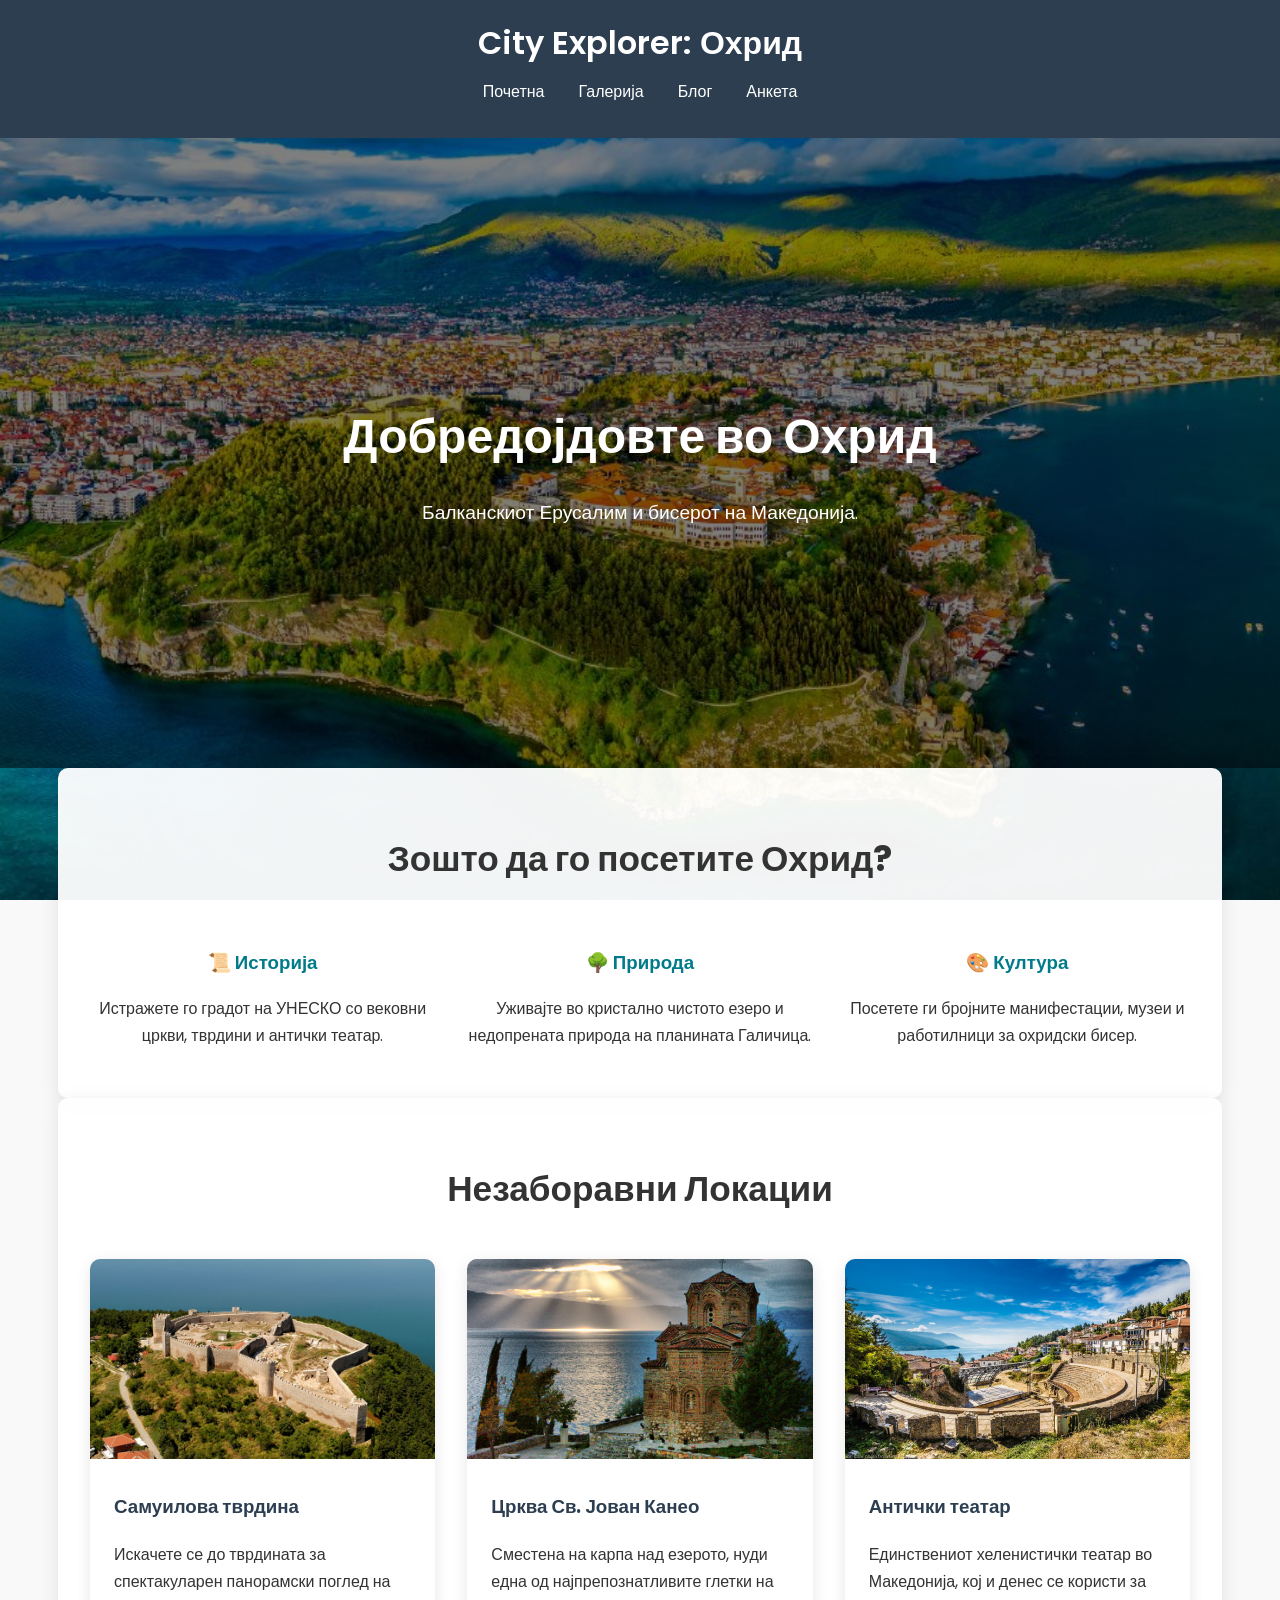
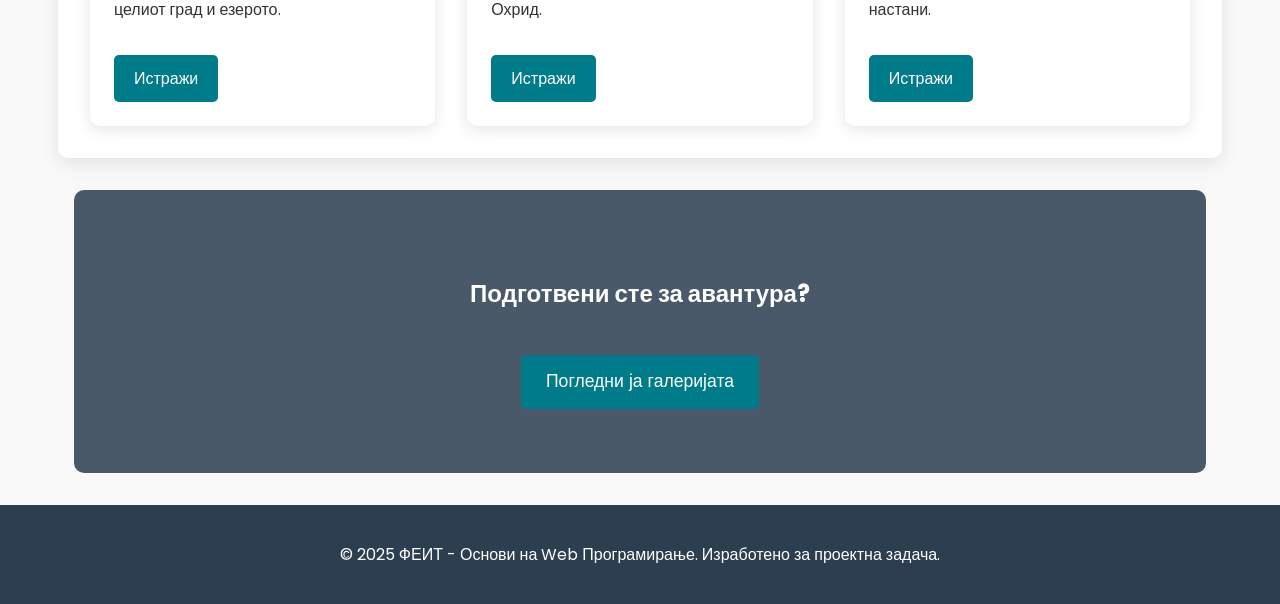
<file: проект/index.html>
<!DOCTYPE html>
<html lang="mk">
<head>
    <meta charset="UTF-8">
    <title>City Explorer - Охрид</title>
    <link rel="stylesheet" href="style.css">
    <link href="https://fonts.googleapis.com/css2?family=Poppins:wght@300;400;600&display=swap" rel="stylesheet">
</head>
<body>
    <header>
        <h1>City Explorer: Охрид</h1>
        <nav>
            <ul>
                <li><a href="index.html">Почетна</a></li>
                <li><a href="gallery.html">Галерија</a></li>
                <li><a href="blog.html">Блог</a></li>
                <li><a href="survey.html">Анкета</a></li>
            </ul>
        </nav>
    </header>

    <main>
        <section class="hero">
            <div class="hero-text">
                <h2>Добредојдовте во Охрид</h2>
                <p>Балканскиот Ерусалим и бисерот на Македонија.</p>
            </div>
        </section>

        <section class="container about-section">
            <h2 class="section-title">Зошто да го посетите Охрид?</h2>
            <div class="about-grid">
                <div class="about-item">
                    <h3>📜 Историја</h3>
                    <p>Истражете го градот на УНЕСКО со вековни цркви, тврдини и антички театар.</p>
                </div>
                <div class="about-item">
                    <h3>🌳 Природа</h3>
                    <p>Уживајте во кристално чистото езеро и недопрената природа на планината Галичица.</p>
                </div>
                <div class="about-item">
                    <h3>🎨 Култура</h3>
                    <p>Посетете ги бројните манифестации, музеи и работилници за охридски бисер.</p>
                </div>
            </div>
        </section>

        <section class="container locations-section">
            <h2 class="section-title">Незаборавни Локации</h2>
            <div class="locations-grid">
                <div class="card">
                    <img src="images/tvrdina.jpg" alt="Самуилова тврдина">
                    <div class="card-content">
                        <h3>Самуилова тврдина</h3>
                        <p>Искачете се до тврдината за спектакуларен панорамски поглед на целиот град и езерото.</p>
                        <a href="#" class="btn">Истражи</a>
                    </div>
                </div>
                <div class="card">
                    <img src="images/kaneo.jpg" alt="Црква Св. Јован Канео">
                    <div class="card-content">
                        <h3>Црква Св. Јован Канео</h3>
                        <p>Сместена на карпа над езерото, нуди една од најпрепознатливите глетки на Охрид.</p>
                        <a href="#" class="btn">Истражи</a>
                    </div>
                </div>
                <div class="card">
                    <img src="images/teatar.jpg" alt="Антички театар">
                    <div class="card-content">
                        <h3>Антички театар</h3>
                        <p>Единствениот хеленистички театар во Македонија, кој и денес се користи за настани.</p>
                        <a href="#" class="btn">Истражи</a>
                    </div>
                </div>
            </div>
        </section>
        
        <section class="cta-section">
            <h2>Подготвени сте за авантура?</h2>
            <a href="gallery.html" class="btn btn-large">Погледни ја галеријата</a>
        </section>

    </main>

    <footer>
        <p>&copy; 2025 ФЕИТ - Основи на Web Програмирање. Изработено за проектна задача.</p>
    </footer>
</body>
</html>
</file>
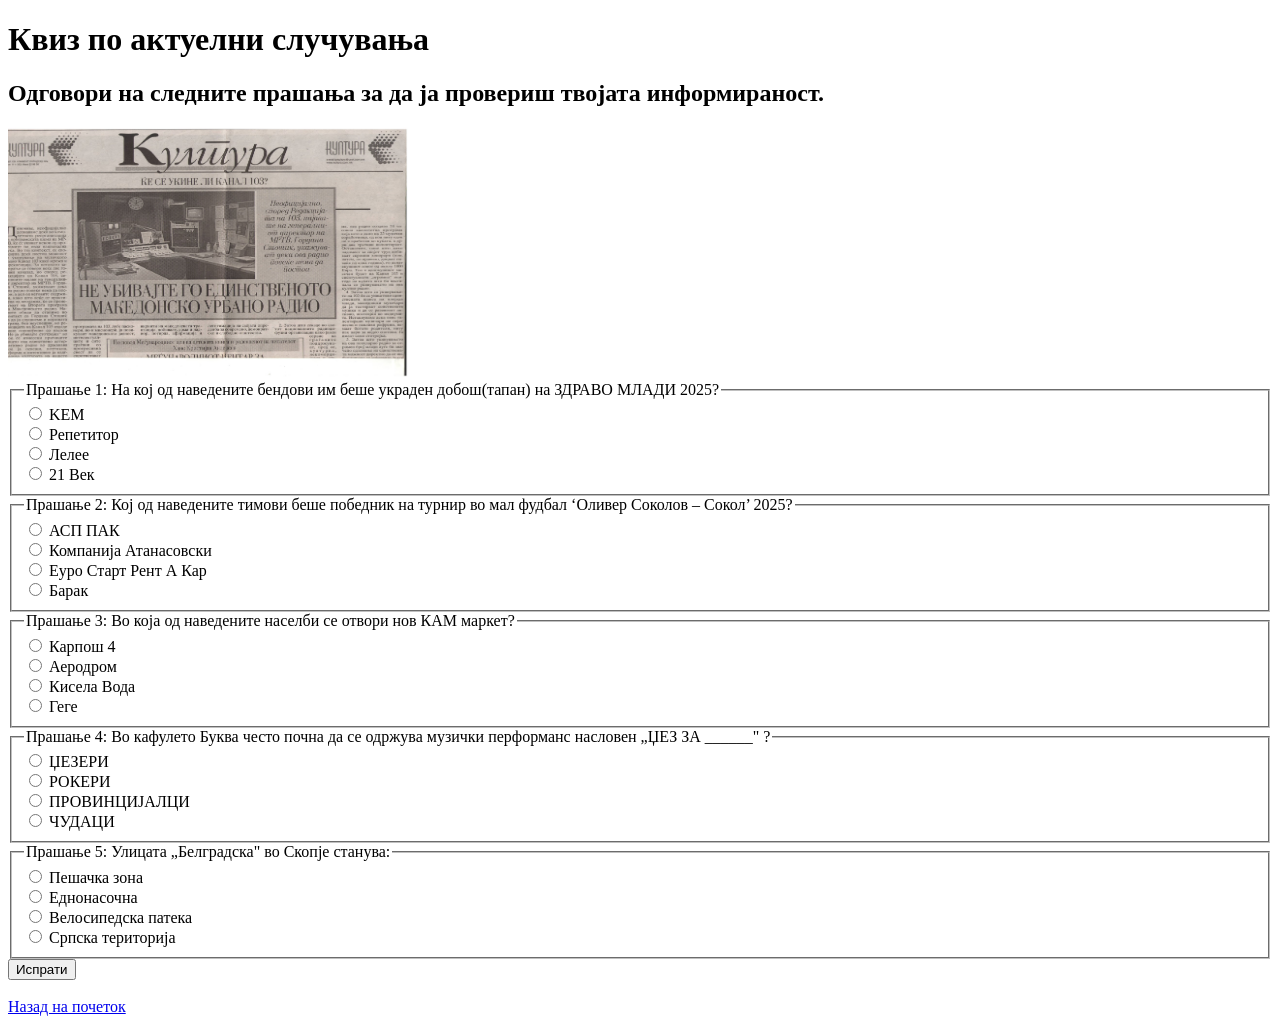
<file: prva.html>
<!DOCTYPE html>

<html>
    <head>
    <meta charset="utf-8">
    <title>КВИЗ</title>
    </head>

    <body>    
        <h1 id="top">Квиз по актуелни случувања</h1>
        <h2>Одговори на следните прашања за да ја провериш твојата информираност.</h2>
        
        <img src="1.jpg" alt="весник" width="400" height="250">
        
        <form>
            <fieldset>
              <legend>Прашање 1: На кој од наведените бендови им беше украден добош(тапан) на ЗДРАВО МЛАДИ 2025?</legend>
              <label><input type="radio" name="prvo" value="KEM"> KEM</label><br>
              <label><input type="radio" name="prvo" value="Репетитор"> Репетитор</label><br>
              <label><input type="radio" name="prvo" value="Лелее"> Лелее</label><br>
              <label><input type="radio" name="prvo" value="21 Век"> 21 Век</label><br>
            </fieldset>
          
            <fieldset>
              <legend>Прашање 2: Кој од наведените тимови беше победник на турнир во мал фудбал ‘Оливер Соколов – Сокол’ 2025?</legend>
              <label><input type="radio" name="vtoro" value="АСП ПАК"> АСП ПАК</label><br>
              <label><input type="radio" name="vtoro" value="Компанија Атанасовски"> Компанија Атанасовски</label><br>
              <label><input type="radio" name="vtoro" value="Еуро Старт Рент А Кар"> Еуро Старт Рент А Кар</label><br>
              <label><input type="radio" name="vtoro" value="Барак"> Барак</label><br>
            </fieldset>
          
            <fieldset>
              <legend>Прашање 3: Во која од наведените населби се отвори нов КАМ маркет?</legend>
              <label><input type="radio" name="treto" value="Карпош 4"> Карпош 4</label><br>
              <label><input type="radio" name="treto" value="Аеродром"> Аеродром</label><br>
              <label><input type="radio" name="treto" value="Кисела Вода"> Кисела Вода</label><br>
              <label><input type="radio" name="treto" value="Геге"> Геге</label><br>
            </fieldset>
          
            <fieldset>
              <legend>Прашање 4: Во кафулето Буква често почна да се одржува музички перформанс насловен „ЏЕЗ ЗА ______" ?  </legend>
              <label><input type="radio" name="cetvrto" value="ЏЕЗЕРИ"> ЏЕЗЕРИ</label><br>
              <label><input type="radio" name="cetvrto" value="РОКЕРИ"> РОКЕРИ</label><br>
              <label><input type="radio" name="cetvrto" value="ПРОВИНЦИЈАЛЦИ"> ПРОВИНЦИЈАЛЦИ</label><br>
              <label><input type="radio" name="cetvrto" value="ЧУДАЦИ"> ЧУДАЦИ</label><br>
            </fieldset>
          
            <fieldset>
              <legend>Прашање 5: Улицата „Белградска" во Скопје станува:</legend>
              <label><input type="radio" name="petto" value="Пешачка зона"> Пешачка зона</label><br>
              <label><input type="radio" name="petto" value="Еднонасочна"> Еднонасочна</label><br>
              <label><input type="radio" name="petto" value="Велосипедска патека"> Велосипедска патека</label><br>
              <label><input type="radio" name="petto" value="Српска територија"> Српска територија</label><br>
            </fieldset>
          
            <button type="submit">Испрати</button>

          </form>
        <br>
        <a href="#top">Назад на почеток</a>
    </body>
</html>
</file>
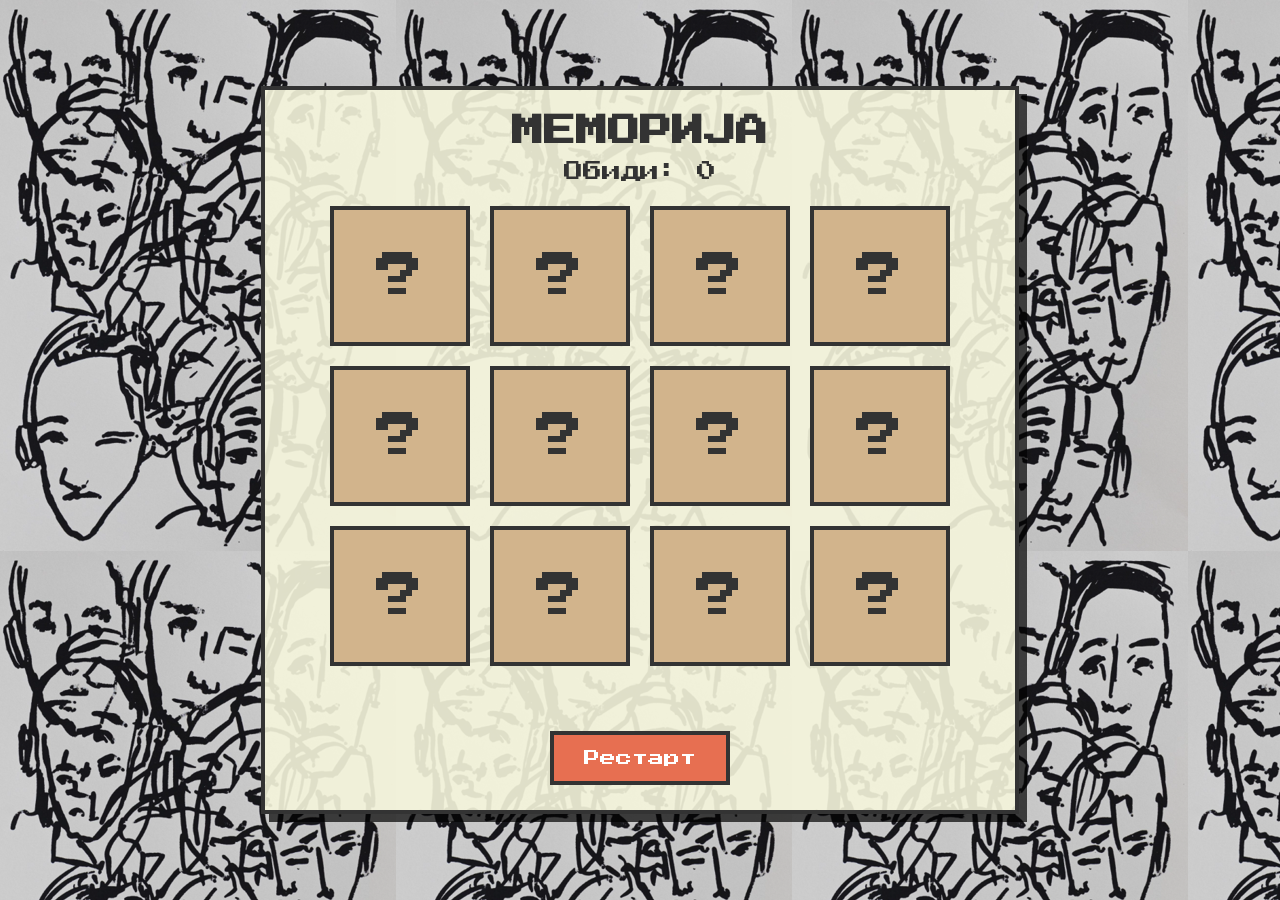
<file: treta.html>
<!DOCTYPE html>
<html lang="mk">
<head>
    <meta charset="UTF-8">
    <meta name="viewport" content="width=device-width, initial-scale=1.0">
    <title>Меморија - Најди го парот</title>
    <link rel="preconnect" href="https://fonts.googleapis.com">
    <link rel="preconnect" href="https://fonts.gstatic.com" crossorigin>
    <link href="https://fonts.googleapis.com/css2?family=Press+Start+2P&display=swap" rel="stylesheet">
    <link rel="stylesheet" href="treta.css">
</head>
<body>
    <div class="game-container">
        <h1>Меморија</h1>
        <div class="game-info">
            Обиди: <span id="attempts">0</span>
        </div>
        <div class="grid" id="gameGrid"></div>
        <div id="message" class="message"></div>
        <button id="resetButton">Рестарт</button>
    </div>
    <script src="treta.js"></script>
</body>
</html>
</file>
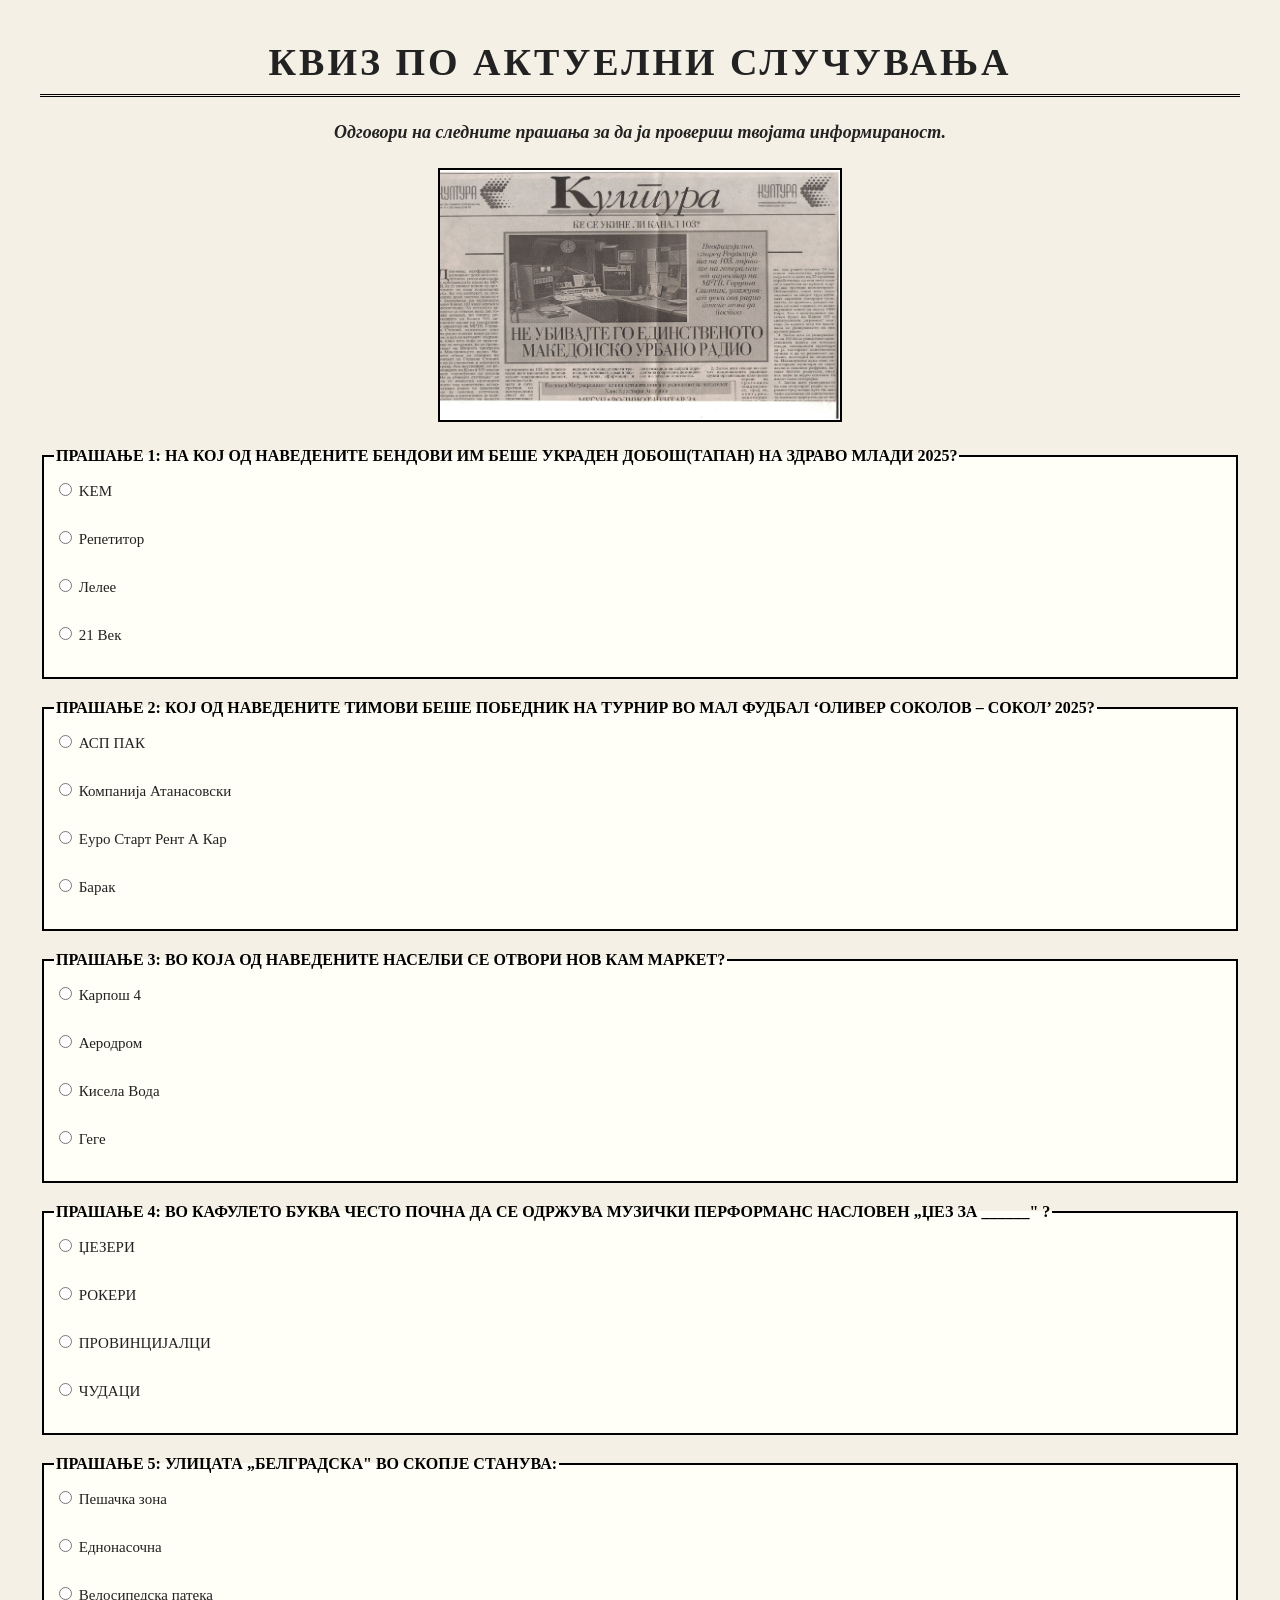
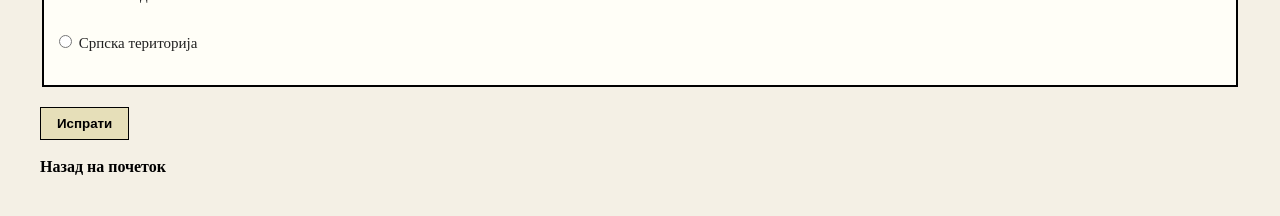
<file: vtora.html>
<!DOCTYPE html>

<html>
    <head>
    <link rel="stylesheet" href="vtora.css">
    <meta charset="utf-8">
    <title>КВИЗ</title>
    </head>

    <body>    
        <h1 id="top">Квиз по актуелни случувања</h1>
        <h2>Одговори на следните прашања за да ја провериш твојата информираност.</h2>
        
        <img src="1.jpg" alt="весник" width="400" height="250">
        
        <form>
            <fieldset>
              <legend>Прашање 1: На кој од наведените бендови им беше украден добош(тапан) на ЗДРАВО МЛАДИ 2025?</legend>
              <label><input type="radio" name="prvo" value="KEM"> KEM</label><br>
              <label><input type="radio" name="prvo" value="Репетитор"> Репетитор</label><br>
              <label><input type="radio" name="prvo" value="Лелее"> Лелее</label><br>
              <label><input type="radio" name="prvo" value="21 Век"> 21 Век</label><br>
            </fieldset>
          
            <fieldset>
              <legend>Прашање 2: Кој од наведените тимови беше победник на турнир во мал фудбал ‘Оливер Соколов – Сокол’ 2025?</legend>
              <label><input type="radio" name="vtoro" value="АСП ПАК"> АСП ПАК</label><br>
              <label><input type="radio" name="vtoro" value="Компанија Атанасовски"> Компанија Атанасовски</label><br>
              <label><input type="radio" name="vtoro" value="Еуро Старт Рент А Кар"> Еуро Старт Рент А Кар</label><br>
              <label><input type="radio" name="vtoro" value="Барак"> Барак</label><br>
            </fieldset>
          
            <fieldset>
              <legend>Прашање 3: Во која од наведените населби се отвори нов КАМ маркет?</legend>
              <label><input type="radio" name="treto" value="Карпош 4"> Карпош 4</label><br>
              <label><input type="radio" name="treto" value="Аеродром"> Аеродром</label><br>
              <label><input type="radio" name="treto" value="Кисела Вода"> Кисела Вода</label><br>
              <label><input type="radio" name="treto" value="Геге"> Геге</label><br>
            </fieldset>
          
            <fieldset>
              <legend>Прашање 4: Во кафулето Буква често почна да се одржува музички перформанс насловен „ЏЕЗ ЗА ______" ?  </legend>
              <label><input type="radio" name="cetvrto" value="ЏЕЗЕРИ"> ЏЕЗЕРИ</label><br>
              <label><input type="radio" name="cetvrto" value="РОКЕРИ"> РОКЕРИ</label><br>
              <label><input type="radio" name="cetvrto" value="ПРОВИНЦИЈАЛЦИ"> ПРОВИНЦИЈАЛЦИ</label><br>
              <label><input type="radio" name="cetvrto" value="ЧУДАЦИ"> ЧУДАЦИ</label><br>
            </fieldset>
          
            <fieldset>
              <legend>Прашање 5: Улицата „Белградска" во Скопје станува:</legend>
              <label><input type="radio" name="petto" value="Пешачка зона"> Пешачка зона</label><br>
              <label><input type="radio" name="petto" value="Еднонасочна"> Еднонасочна</label><br>
              <label><input type="radio" name="petto" value="Велосипедска патека"> Велосипедска патека</label><br>
              <label><input type="radio" name="petto" value="Српска територија"> Српска територија</label><br>
            </fieldset>
          
            <button type="submit">Испрати</button>

          </form>
        <br>
        <a href="#top">Назад на почеток</a>
    </body>
</html>
</file>
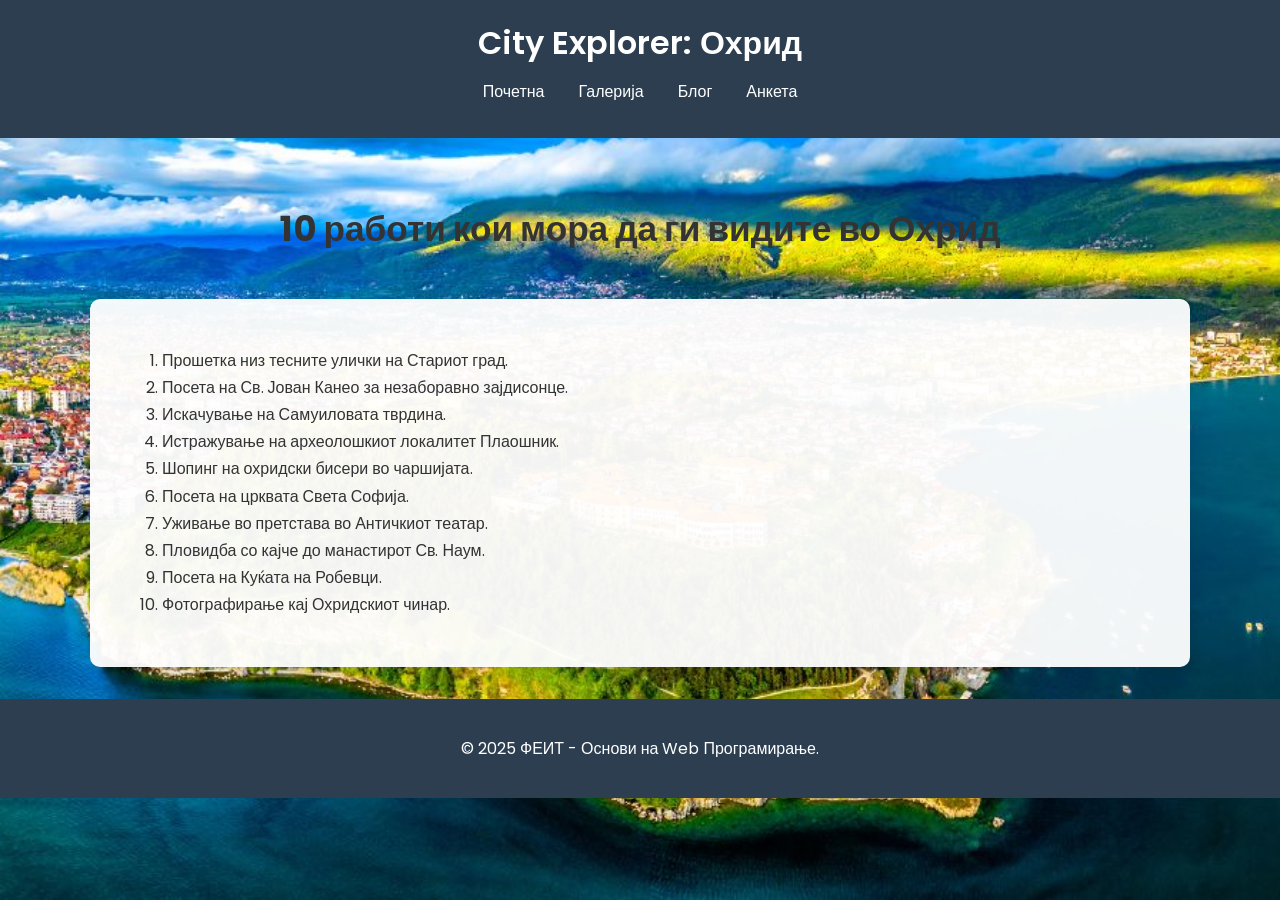
<file: проект/blog.html>
<!DOCTYPE html>
<html lang="mk">
<head>
    <meta charset="UTF-8">
    <title>Блог - Охрид</title>
    <link rel="stylesheet" href="style.css">
    <link href="https://fonts.googleapis.com/css2?family=Poppins:wght@300;400;600&display=swap" rel="stylesheet">
</head>
<body>
    <header>
        <h1>City Explorer: Охрид</h1>
        <nav>
            <ul>
                <li><a href="index.html">Почетна</a></li>
                <li><a href="gallery.html">Галерија</a></li>
                <li><a href="blog.html">Блог</a></li>
                <li><a href="survey.html">Анкета</a></li>
            </ul>
        </nav>
    </header>
    <main>
        <section class="container">
            <h2 class="section-title">10 работи кои мора да ги видите во Охрид</h2>
            <article class="blog-article">
                <ol>
                    <li>Прошетка низ тесните улички на Стариот град.</li>
                    <li>Посета на Св. Јован Канео за незаборавно зајдисонце.</li>
                    <li>Искачување на Самуиловата тврдина.</li>
                    <li>Истражување на археолошкиот локалитет Плаошник.</li>
                    <li>Шопинг на охридски бисери во чаршијата.</li>
                    <li>Посета на црквата Света Софија.</li>
                    <li>Уживање во претстава во Античкиот театар.</li>
                    <li>Пловидба со кајче до манастирот Св. Наум.</li>
                    <li>Посета на Куќата на Робевци.</li>
                    <li>Фотографирање кај Охридскиот чинар.</li>
                </ol>
            </article>
        </section>
    </main>
    <footer>
        <p>&copy; 2025 ФЕИТ - Основи на Web Програмирање.</p>
    </footer>
</body>
</html>
</file>
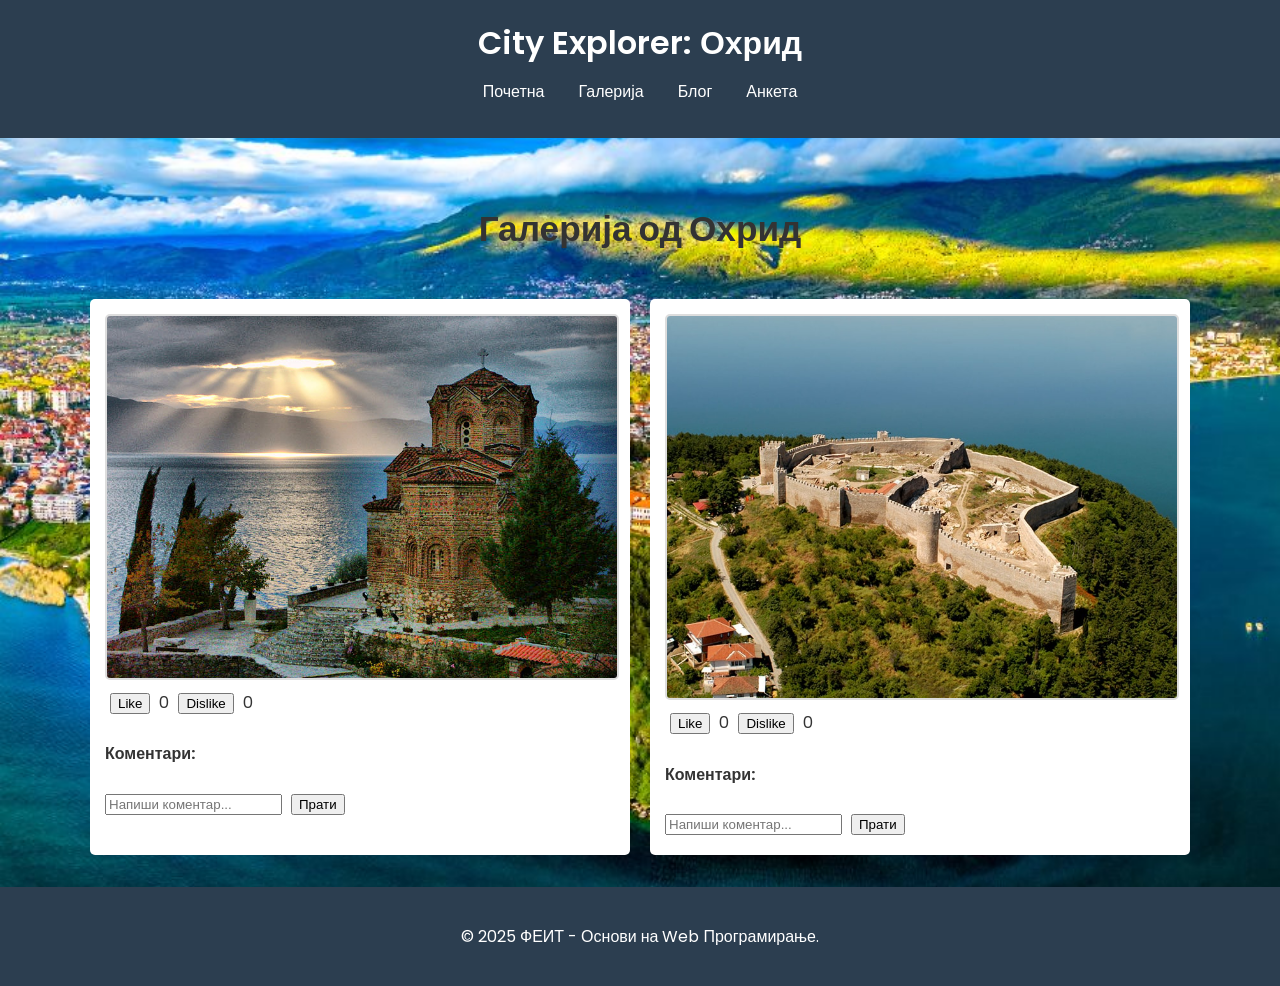
<file: проект/gallery.html>
<!DOCTYPE html>
<html lang="mk">
<head>
    <meta charset="UTF-8">
    <title>Галерија - Охрид</title>
    <link rel="stylesheet" href="style.css">
    <link href="https://fonts.googleapis.com/css2?family=Poppins:wght@300;400;600&display=swap" rel="stylesheet">
</head>
<body>
    <header>
        <h1>City Explorer: Охрид</h1>
        <nav>
            <ul>
                <li><a href="index.html">Почетна</a></li>
                <li><a href="gallery.html">Галерија</a></li>
                <li><a href="blog.html">Блог</a></li>
                <li><a href="survey.html">Анкета</a></li>
            </ul>
        </nav>
    </header>
    <main>
        <section class="container">
            <h2 class="section-title">Галерија од Охрид</h2>
            <div class="gallery-grid">
                <div class="gallery-item">
                    <img src="images/kaneo.jpg" alt="Св. Јован Канео">
                    <div class="interactions">
                        <button class="like-btn">Like</button> <span class="likes">0</span>
                        <button class="dislike-btn">Dislike</button> <span class="dislikes">0</span>
                    </div>
                    <div class="comments-section">
                        <h4>Коментари:</h4>
                        <ul class="comments-list"></ul>
                        <input type="text" class="comment-input" placeholder="Напиши коментар...">
                        <button class="comment-submit">Прати</button>
                    </div>
                </div>
                <div class="gallery-item">
                    <img src="images/tvrdina.jpg" alt="Самуилова тврдина">
                    <div class="interactions">
                        <button class="like-btn">Like</button> <span class="likes">0</span>
                        <button class="dislike-btn">Dislike</button> <span class="dislikes">0</span>
                    </div>
                    <div class="comments-section">
                        <h4>Коментари:</h4>
                        <ul class="comments-list"></ul>
                        <input type="text" class="comment-input" placeholder="Напиши коментар...">
                        <button class="comment-submit">Прати</button>
                    </div>
                </div>
            </div>
        </section>
    </main>
    <footer>
        <p>&copy; 2025 ФЕИТ - Основи на Web Програмирање.</p>
    </footer>
    <script src="script.js"></script>
</body>
</html>
</file>
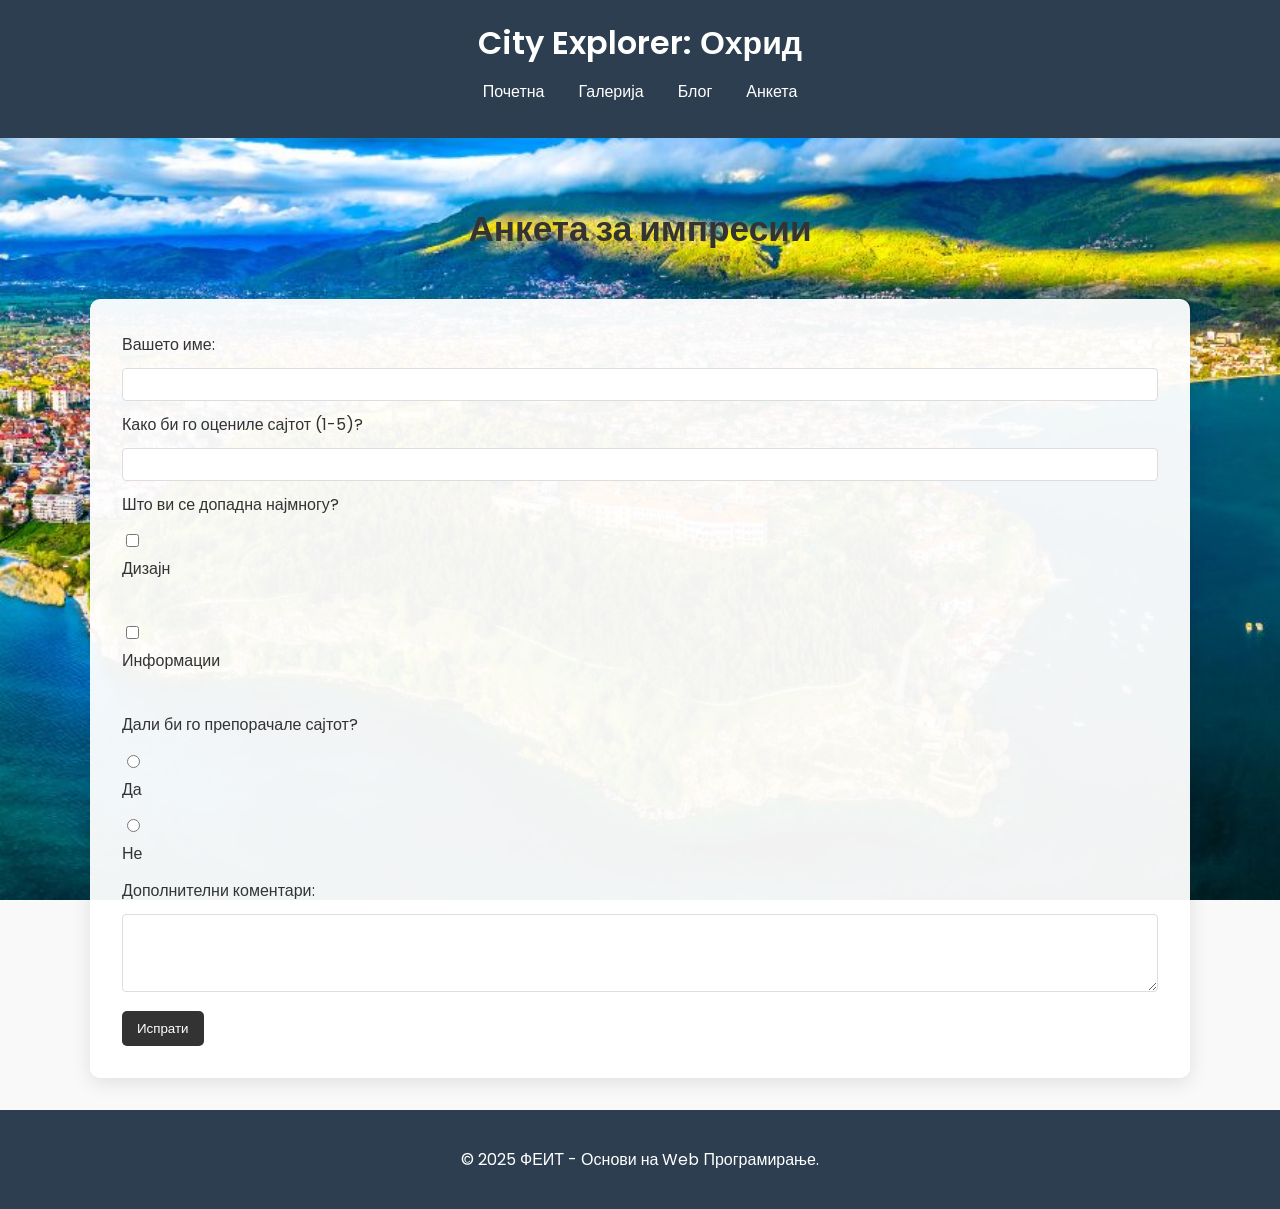
<file: проект/survey.html>
<!DOCTYPE html>
<html lang="mk">
<head>
    <meta charset="UTF-8">
    <title>Анкета - Охрид</title>
    <link rel="stylesheet" href="style.css">
    <link href="https://fonts.googleapis.com/css2?family=Poppins:wght@300;400;600&display=swap" rel="stylesheet">
</head>
<body>
    <header>
        <h1>City Explorer: Охрид</h1>
        <nav>
            <ul>
                <li><a href="index.html">Почетна</a></li>
                <li><a href="gallery.html">Галерија</a></li>
                <li><a href="blog.html">Блог</a></li>
                <li><a href="survey.html">Анкета</a></li>
            </ul>
        </nav>
    </header>
    <main>
        <section class="container">
            <h2 class="section-title">Анкета за импресии</h2>
            <form id="surveyForm">
                <label for="name">Вашето име:</label>
                <input type="text" id="name" name="name" required>

                <label for="rating">Како би го оцениле сајтот (1-5)?</label>
                <input type="number" id="rating" name="rating" min="1" max="5" required>

                <label>Што ви се допадна најмногу?</label>
                <input type="checkbox" id="design" name="liked" value="design">
                <label for="design">Дизајн</label><br>
                <input type="checkbox" id="info" name="liked" value="info">
                <label for="info">Информации</label><br>

                <label>Дали би го препорачале сајтот?</label>
                <input type="radio" id="yes" name="recommend" value="yes" required>
                <label for="yes">Да</label>
                <input type="radio" id="no" name="recommend" value="no">
                <label for="no">Не</label>

                <label for="comments">Дополнителни коментари:</label>
                <textarea id="comments" name="comments" rows="4"></textarea>

                <button type="submit">Испрати</button>
            </form>
        </section>
    </main>
    <footer>
        <p>&copy; 2025 ФЕИТ - Основи на Web Програмирање.</p>
    </footer>
    <script src="script.js"></script>
</body>
</html>
</file>
<file: проект/style.css>
body {
    font-family: 'Poppins', sans-serif;
    margin: 0;
    line-height: 1.7;
    color: #333;
    background-image: url('images/ohrid-bg.jpg');
    background-size: cover;
    background-position: center;
    background-attachment: fixed;
    background-color: #f9f9f9;
}

.container {
    padding: 2rem 1rem;
    max-width: 1100px;
    margin: auto;
    overflow: hidden;
}

.section-title {
    text-align: center;
    margin-bottom: 2.5rem;
    font-size: 2.2rem;
    color: #333;
}

header {
    background: #2c3e50;
    color: #fff;
    padding: 1rem 0;
    text-align: center;
    position: sticky;
    top: 0;
    z-index: 100;
}

header h1 {
    margin: 0;
    font-weight: 600;
}

nav ul {
    padding: 0;
    list-style: none;
    margin-top: 0.5rem;
}

nav ul li {
    display: inline;
    margin: 0 15px;
}

nav a {
    color: #fff;
    text-decoration: none;
    font-weight: 300;
    transition: color 0.3s ease;
}

nav a:hover {
    color: #1abc9c;
}

footer {
    text-align: center;
    padding: 20px;
    background: #2c3e50;
    color: #fff;
}

.hero {
    background: linear-gradient(rgba(0, 0, 0, 0.5), rgba(0, 0, 0, 0.5)), url('images/ohrid-bg.jpg') no-repeat center center/cover;
    background-attachment: fixed;
    height: 70vh;
    display: flex;
    justify-content: center;
    align-items: center;
    text-align: center;
    color: #fff;
}

.hero-text h2 {
    font-size: 3rem;
    margin-bottom: 0.5rem;
}

.hero-text p {
    font-size: 1.2rem;
    font-weight: 300;
}

.about-section, .locations-section, .gallery-grid, form, .blog-article {
     background: rgba(255, 255, 255, 0.95);
     border-radius: 10px;
     padding: 2rem;
     box-shadow: 0 5px 20px rgba(0,0,0,0.1);
}

.about-grid {
    display: grid;
    grid-template-columns: repeat(auto-fit, minmax(250px, 1fr));
    gap: 2rem;
    text-align: center;
    padding: 0;
    background: none;
    box-shadow: none;
}

.about-item h3 {
    color: #007B8A;
    margin-bottom: 0.5rem;
}

.locations-grid {
    display: grid;
    grid-template-columns: repeat(auto-fit, minmax(300px, 1fr));
    gap: 2rem;
}

.card {
    background: #fff;
    border-radius: 10px;
    box-shadow: 0 4px 15px rgba(0,0,0,0.1);
    overflow: hidden;
    transition: transform 0.3s ease, box-shadow 0.3s ease;
}

.card:hover {
    transform: translateY(-10px);
    box-shadow: 0 8px 25px rgba(0,0,0,0.15);
}

.card img {
    width: 100%;
    height: 200px;
    object-fit: cover;
}

.card-content {
    padding: 1.5rem;
}

.card-content h3 {
    margin-top: 0;
    color: #2c3e50;
}

.btn {
    display: inline-block;
    background: #007B8A;
    color: #fff;
    padding: 10px 20px;
    text-decoration: none;
    border-radius: 5px;
    margin-top: 1rem;
    transition: background-color 0.3s ease;
}

.btn:hover {
    background: #005f6b;
}

.cta-section {
    padding: 4rem 1rem;
    text-align: center;
    color: #fff;
    background: rgba(44, 62, 80, 0.85);
    border-radius: 10px;
    max-width: 1100px;
    margin: 2rem auto;
}
.cta-section h2{
    margin-bottom: 1.5rem;
}

.btn-large {
    font-size: 1.1rem;
    padding: 12px 25px;
}

.gallery-grid {
    display: grid;
    grid-template-columns: repeat(auto-fit, minmax(300px, 1fr));
    gap: 20px;
    background: none;
    box-shadow: none;
    padding: 0;
}

.gallery-item img {
    width: 100%;
    height: auto;
    border: 2px solid #ddd;
    border-radius: 5px;
}

.gallery-item {
    background: #fff;
    padding: 15px;
    border-radius: 5px;
}

.interactions button, .comment-submit {
    margin: 5px;
    cursor: pointer;
}

.comments-section {
    margin-top: 10px;
}

form label {
    display: block;
    margin-bottom: 10px;
}

form input[type="text"],
form input[type="number"],
form textarea {
    width: 100%;
    padding: 8px;
    margin-bottom: 10px;
    border-radius: 4px;
    border: 1px solid #ddd;
    box-sizing: border-box;
}

form button {
    background: #333;
    color: #fff;
    border: 0;
    padding: 10px 15px;
    cursor: pointer;
    border-radius: 5px;
}
</file>
<file: treta.css>
body {
    font-family: 'Press Start 2P', cursive;
    display: flex;
    justify-content: center;
    align-items: center;
    min-height: 100vh;
    background-image: url('img7.png');
    background-repeat: repeat;
    background-size: auto;
    margin: 0;
    padding: 20px;
    box-sizing: border-box;
}

.game-container {
    background-color: rgba(245, 245, 220, 0.9);
    padding: 25px;
    border: 4px solid #333;
    box-shadow: 8px 8px 0px rgba(0, 0, 0, 0.7);
    text-align: center;
    width: 100%;
    max-width: 700px;
}

h1 {
    color: #333;
    margin-top: 0;
    margin-bottom: 15px;
    font-size: 2em;
    text-transform: uppercase;
}

.game-info {
    font-size: 1.2em;
    margin-bottom: 25px;
    color: #333;
}

.grid {
    display: grid;
    grid-template-columns: repeat(4, 140px);
    gap: 20px;
    justify-content: center;
    margin-bottom: 25px;
}

.card {
    width: 140px;
    height: 140px;
    cursor: pointer;
    position: relative;
    transform-style: preserve-3d;
    transition: transform 0.5s;
}

/* КЛУЧНАТА ПРОМЕНА Е ТУКА */
.card.flipped,
.card.matched {
    transform: rotateY(180deg);
}

.card .front-face,
.card .back-face {
    position: absolute;
    width: 100%;
    height: 100%;
    backface-visibility: hidden;
    border: 4px solid #333;
    display: flex;
    justify-content: center;
    align-items: center;
    box-sizing: border-box;
}

.card .back-face {
    background-color: #d2b48c;
    color: #333;
    font-size: 3em;
}

.card .front-face {
    background-color: #f5f5dc;
    transform: rotateY(180deg);
}

.card .front-face img {
    width: 90%;
    height: 90%;
    object-fit: contain;
}

.card.matched {
    cursor: default; /* Ова го прави "unavailable" за кликање */
}

.message {
    margin-top: 20px;
    font-size: 1em;
    color: #3a86ff;
    min-height: 25px;
    line-height: 1.5;
}

#resetButton {
    margin-top: 15px;
    padding: 15px 30px;
    font-family: 'Press Start 2P', cursive;
    font-size: 1em;
    color: #fff;
    background-color: #e76f51;
    border: 4px solid #333;
    cursor: pointer;
    transition: background-color 0.2s, transform 0.2s;
}

#resetButton:hover {
    background-color: #f4a261;
}

#resetButton:active {
    transform: translateY(4px);
}
</file>
<file: vtora.css>
body {
  font-family: "Times New Roman", serif;
  background-color: #f4f0e5; 
  color: #222;
  margin: 40px;
  text-align: justify;
}

#top {
  text-align: center;
  font-size: 38px;
  text-transform: uppercase;
  letter-spacing: 3px;
  border-bottom: 3px double #000;
  padding-bottom: 10px;
  margin-bottom: 25px;
}

h2 {
  text-align: center;
  font-style: italic;
  font-size: 18px;
  margin-bottom: 25px;
}

img {
  display: block;
  margin: 0 auto 25px auto;
  border: 2px solid #000;
  width: 400px;
  height: 250px;
}

fieldset {
  border: 2px solid #000;
  background-color: #fffef7;
  margin-bottom: 20px;
  padding: 10px;
}

legend {
  font-weight: bold;
  font-size: 16px;
  text-transform: uppercase;
  color: #000;
}

label {
  display: block;
  font-size: 15px;
  margin: 5px 0;
}

button {
  background-color: #e6dfb9;
  border: 1px solid #000;
  padding: 8px 16px;
  font-weight: bold;
  cursor: pointer;
}
button:hover {
  background-color: #dcd3a8;
}

a {
  text-decoration: none;
  color: #000;
  font-weight: bold;
}
a:hover {
  text-decoration: underline;
}
</file>
